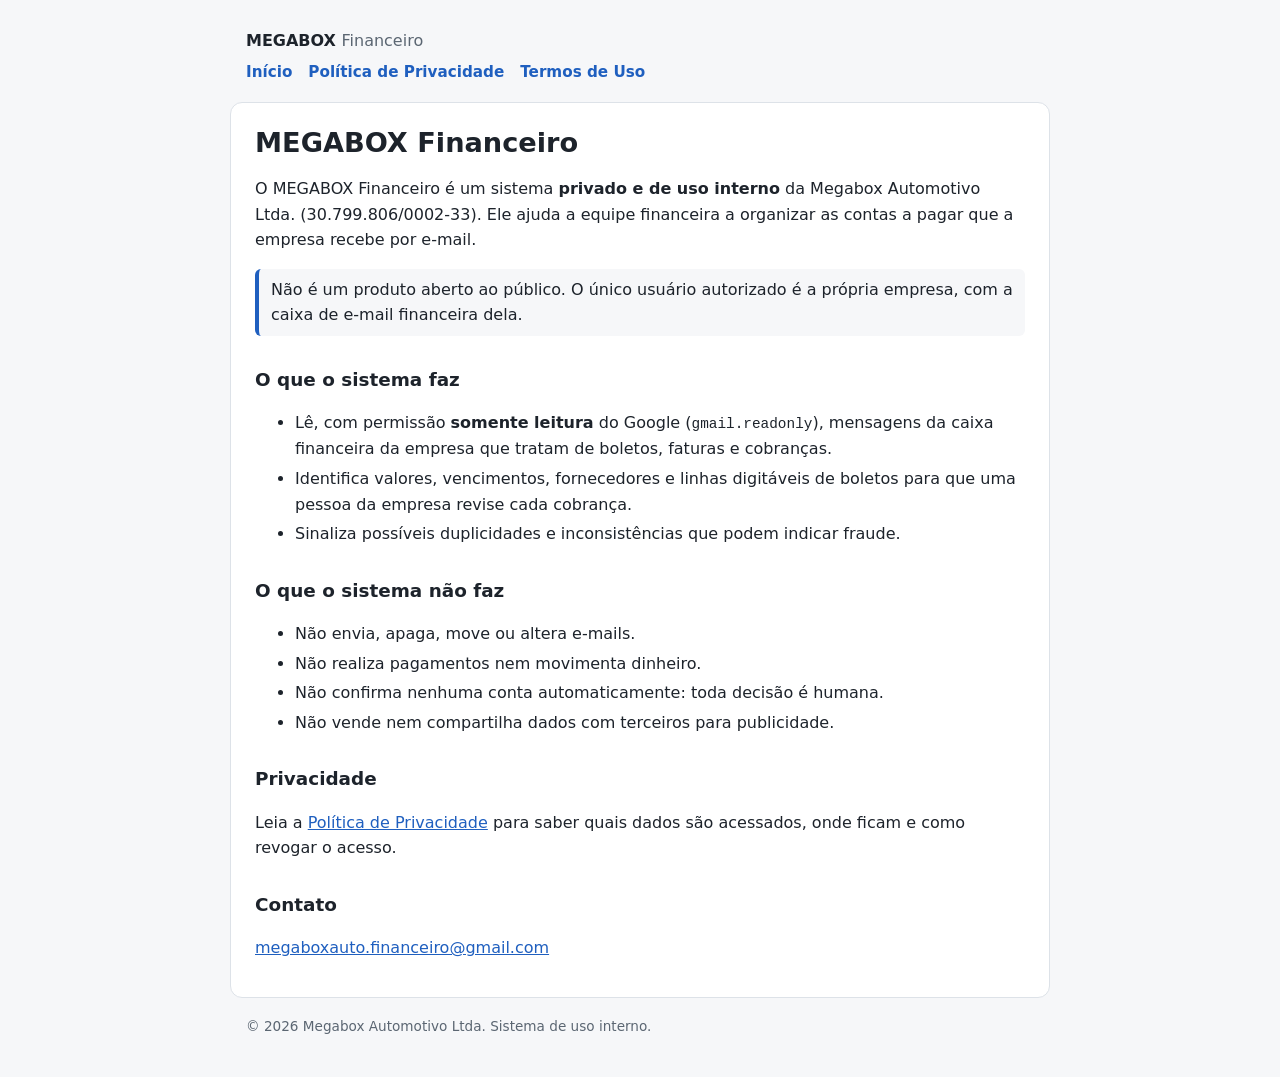
<file: index.html>
<!doctype html>
<html lang="pt-BR">
<head>
<meta charset="utf-8">
<meta name="viewport" content="width=device-width, initial-scale=1">
<meta http-equiv="Content-Security-Policy" content="default-src 'none'; style-src 'self'; img-src 'self'; base-uri 'none'; form-action 'none'">
<meta name="referrer" content="no-referrer">
<title>MEGABOX Financeiro</title>
<meta name="description" content="Sistema privado de gestão financeira da MEGABOX para organizar contas a pagar recebidas por e-mail.">
<link rel="stylesheet" href="estilo.css">
</head>
<body>
<header>
  <a href="index.html">MEGABOX <span>Financeiro</span></a>
  <nav><a href="index.html">Início</a><a href="privacidade.html">Política de Privacidade</a><a href="termos.html">Termos de Uso</a></nav>
</header>
<main>
  <h1>MEGABOX Financeiro</h1>
  <p>O MEGABOX Financeiro é um sistema <strong>privado e de uso interno</strong> da Megabox Automotivo Ltda.
     (30.799.806/0002-33). Ele ajuda a equipe financeira a organizar as contas a pagar que a empresa recebe por e-mail.</p>

  <p class="aviso">Não é um produto aberto ao público. O único usuário autorizado é a própria empresa,
     com a caixa de e-mail financeira dela.</p>

  <h2>O que o sistema faz</h2>
  <ul>
    <li>Lê, com permissão <strong>somente leitura</strong> do Google (<code>gmail.readonly</code>), mensagens da
        caixa financeira da empresa que tratam de boletos, faturas e cobranças.</li>
    <li>Identifica valores, vencimentos, fornecedores e linhas digitáveis de boletos para que uma pessoa
        da empresa revise cada cobrança.</li>
    <li>Sinaliza possíveis duplicidades e inconsistências que podem indicar fraude.</li>
  </ul>

  <h2>O que o sistema não faz</h2>
  <ul>
    <li>Não envia, apaga, move ou altera e-mails.</li>
    <li>Não realiza pagamentos nem movimenta dinheiro.</li>
    <li>Não confirma nenhuma conta automaticamente: toda decisão é humana.</li>
    <li>Não vende nem compartilha dados com terceiros para publicidade.</li>
  </ul>

  <h2>Privacidade</h2>
  <p>Leia a <a href="privacidade.html">Política de Privacidade</a> para saber quais dados são acessados,
     onde ficam e como revogar o acesso.</p>

  <h2>Contato</h2>
  <p><a href="mailto:megaboxauto.financeiro@gmail.com">megaboxauto.financeiro@gmail.com</a></p>
</main>
<footer>© 2026 Megabox Automotivo Ltda. Sistema de uso interno.</footer>
</body>
</html>
</file>
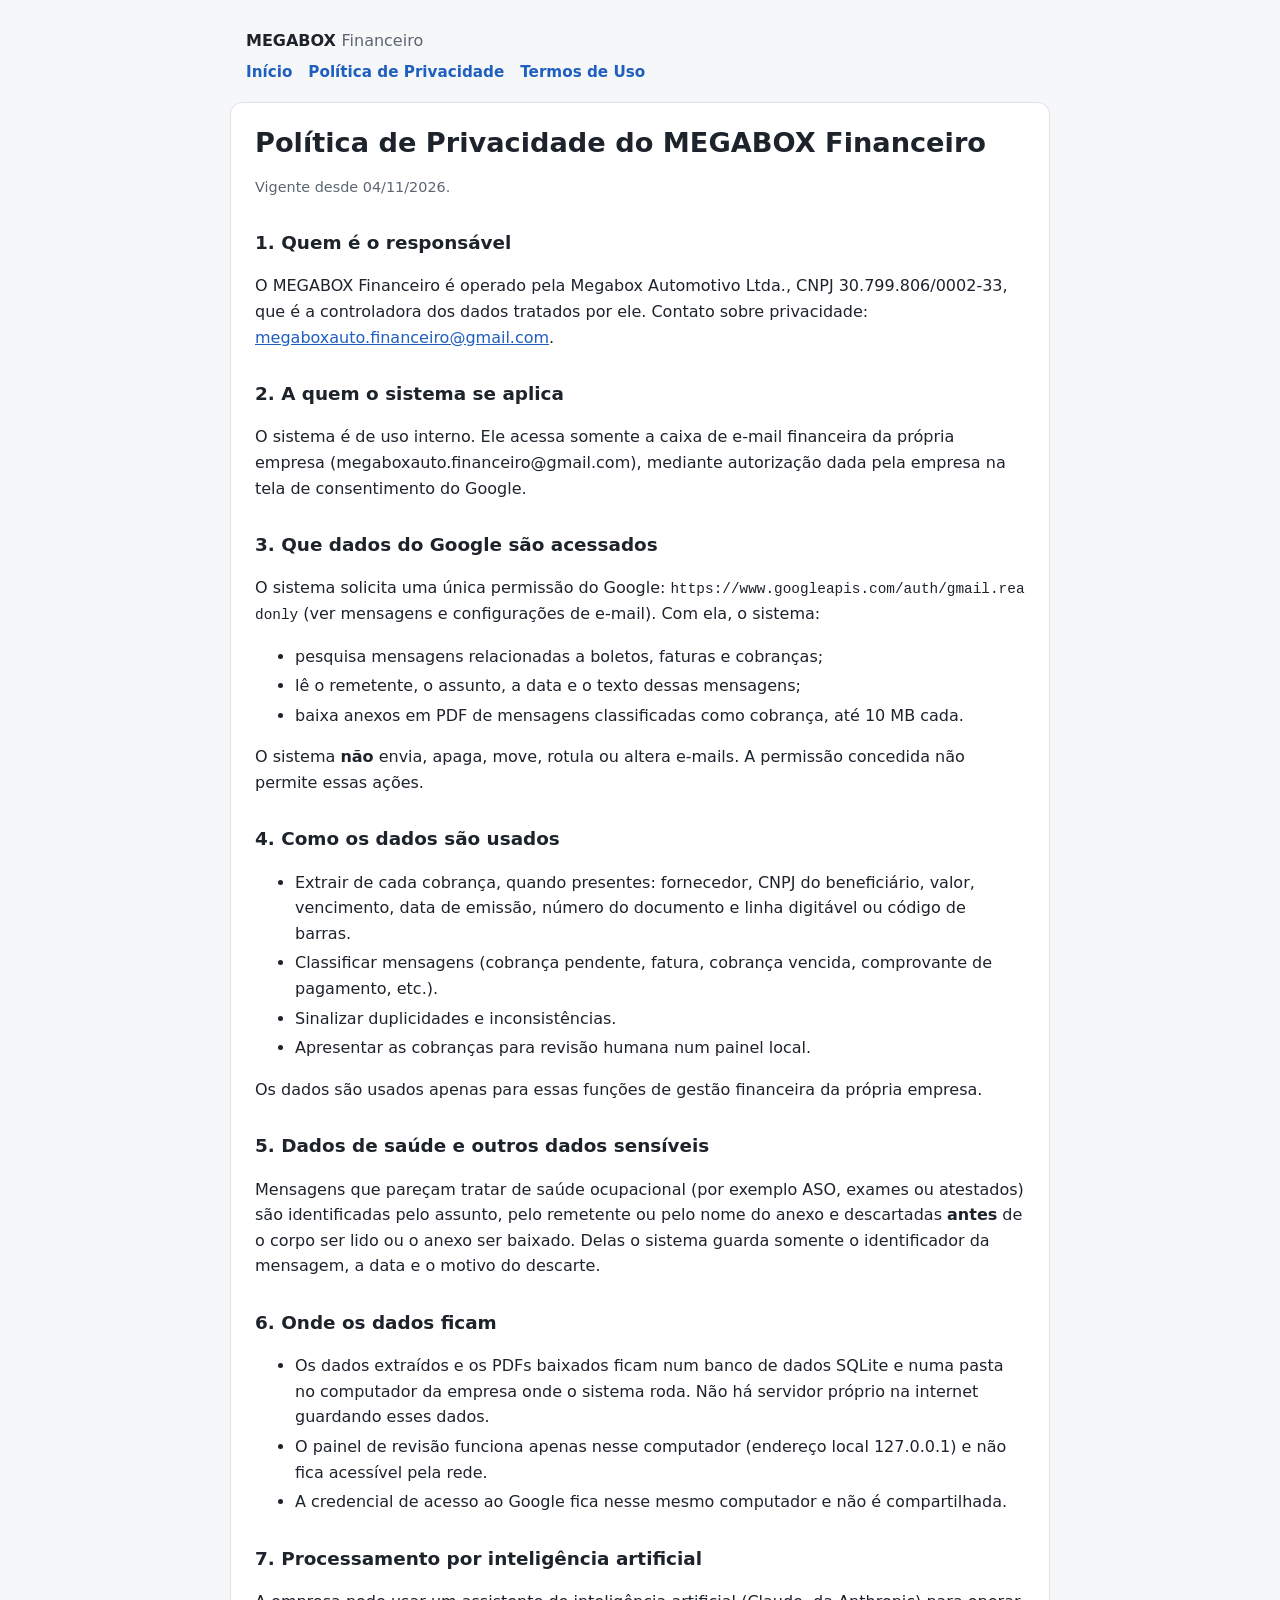
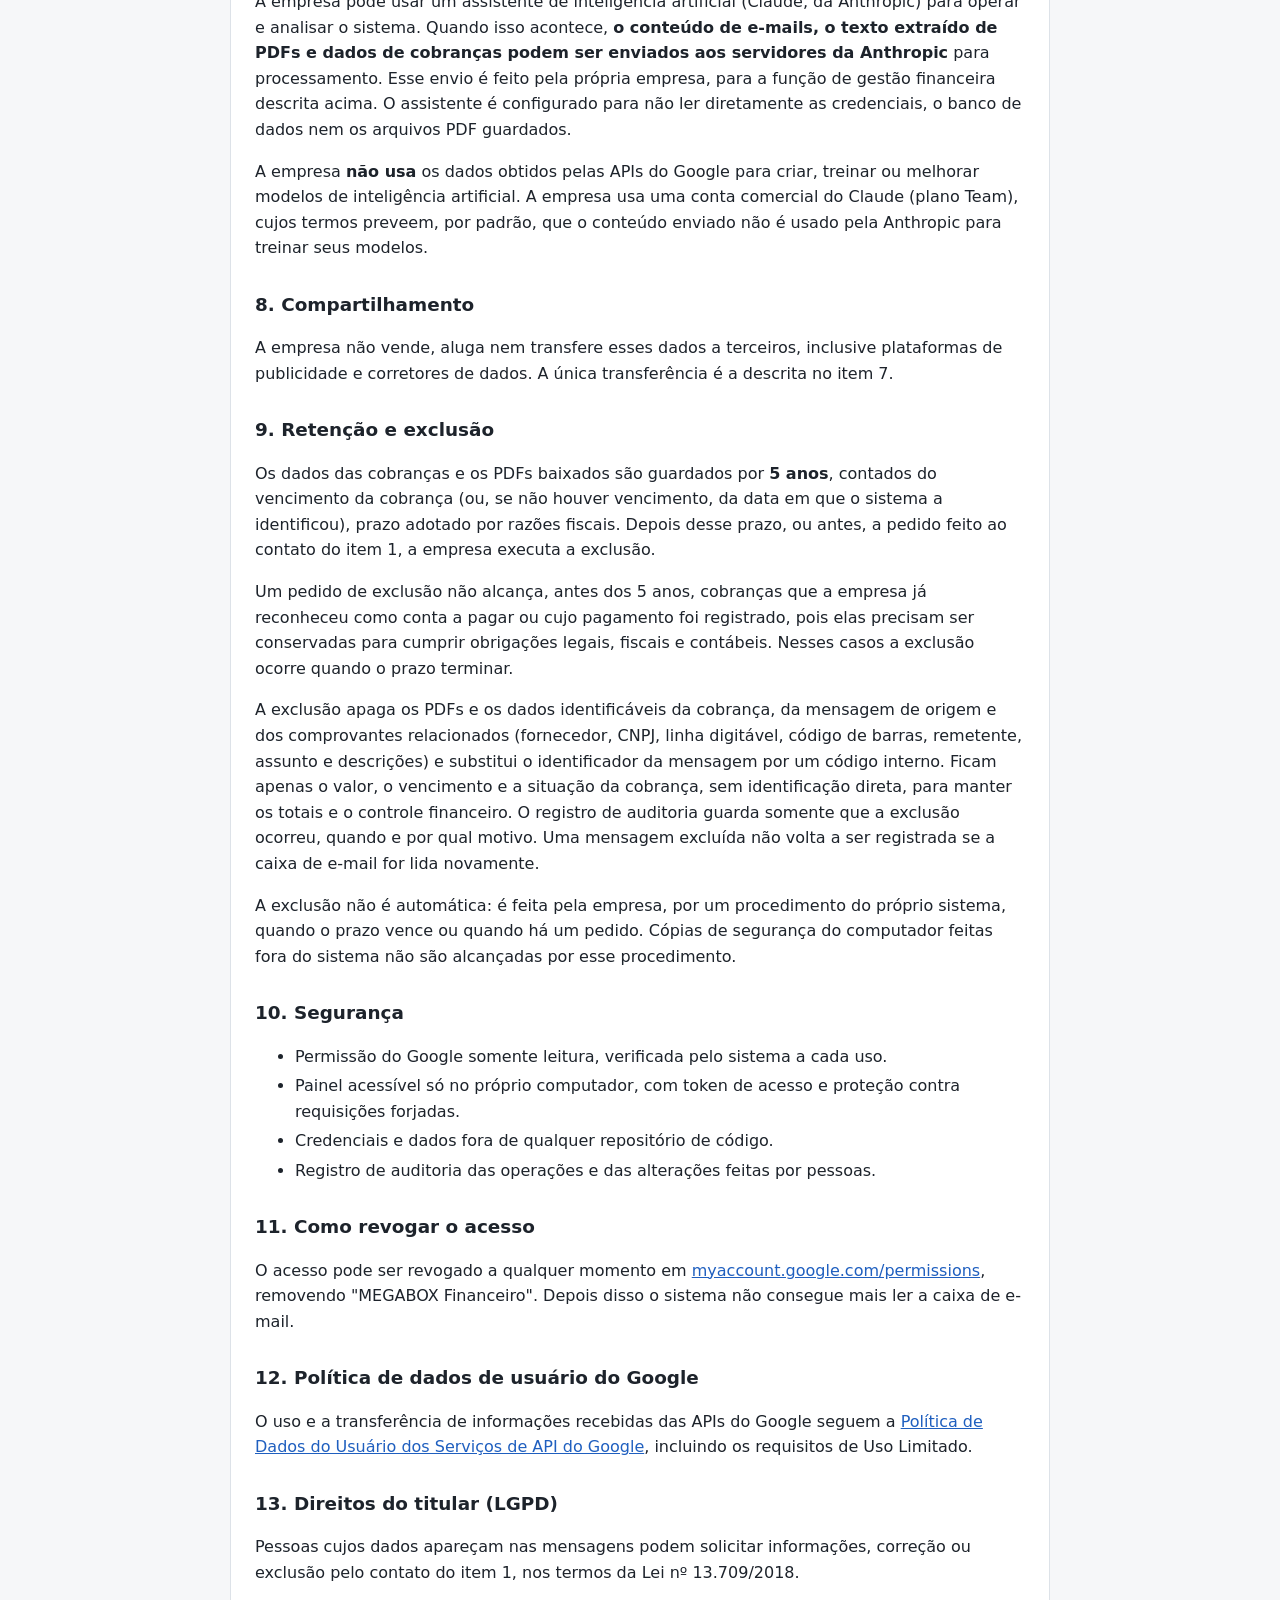
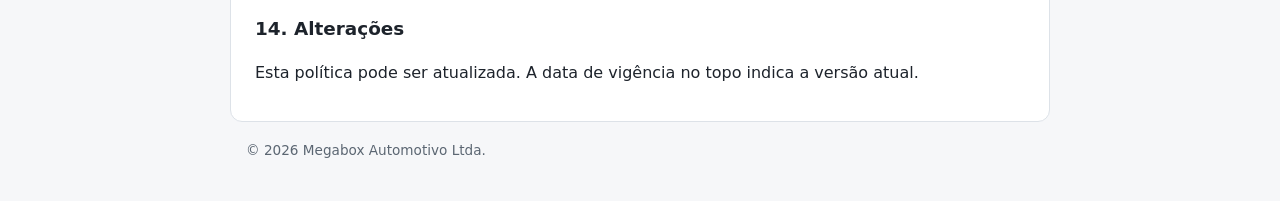
<file: privacidade.html>
<!doctype html>
<html lang="pt-BR">
<head>
<meta charset="utf-8">
<meta name="viewport" content="width=device-width, initial-scale=1">
<meta http-equiv="Content-Security-Policy" content="default-src 'none'; style-src 'self'; img-src 'self'; base-uri 'none'; form-action 'none'">
<meta name="referrer" content="no-referrer">
<title>Política de Privacidade · MEGABOX Financeiro</title>
<link rel="stylesheet" href="estilo.css">
</head>
<body>
<header>
  <a href="index.html">MEGABOX <span>Financeiro</span></a>
  <nav><a href="index.html">Início</a><a href="privacidade.html">Política de Privacidade</a><a href="termos.html">Termos de Uso</a></nav>
</header>
<main>
  <h1>Política de Privacidade do MEGABOX Financeiro</h1>
  <p class="data">Vigente desde 04/11/2026.</p>

  <h2>1. Quem é o responsável</h2>
  <p>O MEGABOX Financeiro é operado pela Megabox Automotivo Ltda., CNPJ 30.799.806/0002-33, que é a controladora dos dados
     tratados por ele. Contato sobre privacidade: <a href="mailto:megaboxauto.financeiro@gmail.com">megaboxauto.financeiro@gmail.com</a>.</p>

  <h2>2. A quem o sistema se aplica</h2>
  <p>O sistema é de uso interno. Ele acessa somente a caixa de e-mail financeira da própria empresa
     (megaboxauto.financeiro@gmail.com), mediante autorização dada pela empresa na tela de consentimento do Google.</p>

  <h2>3. Que dados do Google são acessados</h2>
  <p>O sistema solicita uma única permissão do Google: <code>https://www.googleapis.com/auth/gmail.readonly</code>
     (ver mensagens e configurações de e-mail). Com ela, o sistema:</p>
  <ul>
    <li>pesquisa mensagens relacionadas a boletos, faturas e cobranças;</li>
    <li>lê o remetente, o assunto, a data e o texto dessas mensagens;</li>
    <li>baixa anexos em PDF de mensagens classificadas como cobrança, até 10 MB cada.</li>
  </ul>
  <p>O sistema <strong>não</strong> envia, apaga, move, rotula ou altera e-mails. A permissão concedida não
     permite essas ações.</p>

  <h2>4. Como os dados são usados</h2>
  <ul>
    <li>Extrair de cada cobrança, quando presentes: fornecedor, CNPJ do beneficiário, valor, vencimento,
        data de emissão, número do documento e linha digitável ou código de barras.</li>
    <li>Classificar mensagens (cobrança pendente, fatura, cobrança vencida, comprovante de pagamento, etc.).</li>
    <li>Sinalizar duplicidades e inconsistências.</li>
    <li>Apresentar as cobranças para revisão humana num painel local.</li>
  </ul>
  <p>Os dados são usados apenas para essas funções de gestão financeira da própria empresa.</p>

  <h2>5. Dados de saúde e outros dados sensíveis</h2>
  <p>Mensagens que pareçam tratar de saúde ocupacional (por exemplo ASO, exames ou atestados) são
     identificadas pelo assunto, pelo remetente ou pelo nome do anexo e descartadas
     <strong>antes</strong> de o corpo ser lido ou o anexo ser baixado. Delas o sistema guarda somente o
     identificador da mensagem, a data e o motivo do descarte.</p>

  <h2>6. Onde os dados ficam</h2>
  <ul>
    <li>Os dados extraídos e os PDFs baixados ficam num banco de dados SQLite e numa pasta no computador da
        empresa onde o sistema roda. Não há servidor próprio na internet guardando esses dados.</li>
    <li>O painel de revisão funciona apenas nesse computador (endereço local 127.0.0.1) e não fica
        acessível pela rede.</li>
    <li>A credencial de acesso ao Google fica nesse mesmo computador e não é compartilhada.</li>
  </ul>

  <h2>7. Processamento por inteligência artificial</h2>
  <p>A empresa pode usar um assistente de inteligência artificial (Claude, da Anthropic) para operar e
     analisar o sistema. Quando isso acontece, <strong>o conteúdo de e-mails, o texto extraído de PDFs e
     dados de cobranças podem ser enviados aos servidores da Anthropic</strong> para processamento. Esse
     envio é feito pela própria empresa, para a função de gestão financeira descrita acima. O assistente é
     configurado para não ler diretamente as credenciais, o banco de dados nem os arquivos PDF guardados.</p>
  <p>A empresa <strong>não usa</strong> os dados obtidos pelas APIs do Google para criar, treinar ou
     melhorar modelos de inteligência artificial. A empresa usa uma conta comercial do Claude (plano
     Team), cujos termos preveem, por padrão, que o conteúdo enviado não é usado pela Anthropic para
     treinar seus modelos.</p>

  <h2>8. Compartilhamento</h2>
  <p>A empresa não vende, aluga nem transfere esses dados a terceiros, inclusive plataformas de
     publicidade e corretores de dados. A única transferência é a descrita no item 7.</p>

  <h2>9. Retenção e exclusão</h2>
  <p>Os dados das cobranças e os PDFs baixados são guardados por <strong>5 anos</strong>, contados do
     vencimento da cobrança (ou, se não houver vencimento, da data em que o sistema a identificou), prazo
     adotado por razões fiscais. Depois desse prazo, ou antes, a pedido feito ao contato do item 1, a
     empresa executa a exclusão.</p>
  <p>Um pedido de exclusão não alcança, antes dos 5 anos, cobranças que a empresa já reconheceu como
     conta a pagar ou cujo pagamento foi registrado, pois elas precisam ser conservadas para cumprir
     obrigações legais, fiscais e contábeis. Nesses casos a exclusão ocorre quando o prazo terminar.</p>
  <p>A exclusão apaga os PDFs e os dados identificáveis da cobrança, da mensagem de origem e dos
     comprovantes relacionados (fornecedor, CNPJ, linha digitável, código de barras, remetente, assunto e
     descrições) e substitui o identificador da mensagem por um código interno. Ficam apenas o valor, o
     vencimento e a situação da cobrança, sem identificação direta, para manter os totais e o controle
     financeiro. O registro de auditoria guarda somente que a exclusão ocorreu, quando e por qual motivo.
     Uma mensagem excluída não volta a ser registrada se a caixa de e-mail for lida novamente.</p>
  <p>A exclusão não é automática: é feita pela empresa, por um procedimento do próprio sistema, quando
     o prazo vence ou quando há um pedido. Cópias de segurança do computador feitas fora do sistema não são
     alcançadas por esse procedimento.</p>

  <h2>10. Segurança</h2>
  <ul>
    <li>Permissão do Google somente leitura, verificada pelo sistema a cada uso.</li>
    <li>Painel acessível só no próprio computador, com token de acesso e proteção contra requisições
        forjadas.</li>
    <li>Credenciais e dados fora de qualquer repositório de código.</li>
    <li>Registro de auditoria das operações e das alterações feitas por pessoas.</li>
  </ul>

  <h2>11. Como revogar o acesso</h2>
  <p>O acesso pode ser revogado a qualquer momento em
     <a href="https://myaccount.google.com/permissions">myaccount.google.com/permissions</a>, removendo
     "MEGABOX Financeiro". Depois disso o sistema não consegue mais ler a caixa de e-mail.</p>

  <h2>12. Política de dados de usuário do Google</h2>
  <p>O uso e a transferência de informações recebidas das APIs do Google seguem a
     <a href="https://developers.google.com/terms/api-services-user-data-policy">Política de Dados do Usuário
     dos Serviços de API do Google</a>, incluindo os requisitos de Uso Limitado.</p>

  <h2>13. Direitos do titular (LGPD)</h2>
  <p>Pessoas cujos dados apareçam nas mensagens podem solicitar informações, correção ou exclusão pelo
     contato do item 1, nos termos da Lei nº 13.709/2018.</p>

  <h2>14. Alterações</h2>
  <p>Esta política pode ser atualizada. A data de vigência no topo indica a versão atual.</p>
</main>
<footer>© 2026 Megabox Automotivo Ltda.</footer>
</body>
</html>
</file>
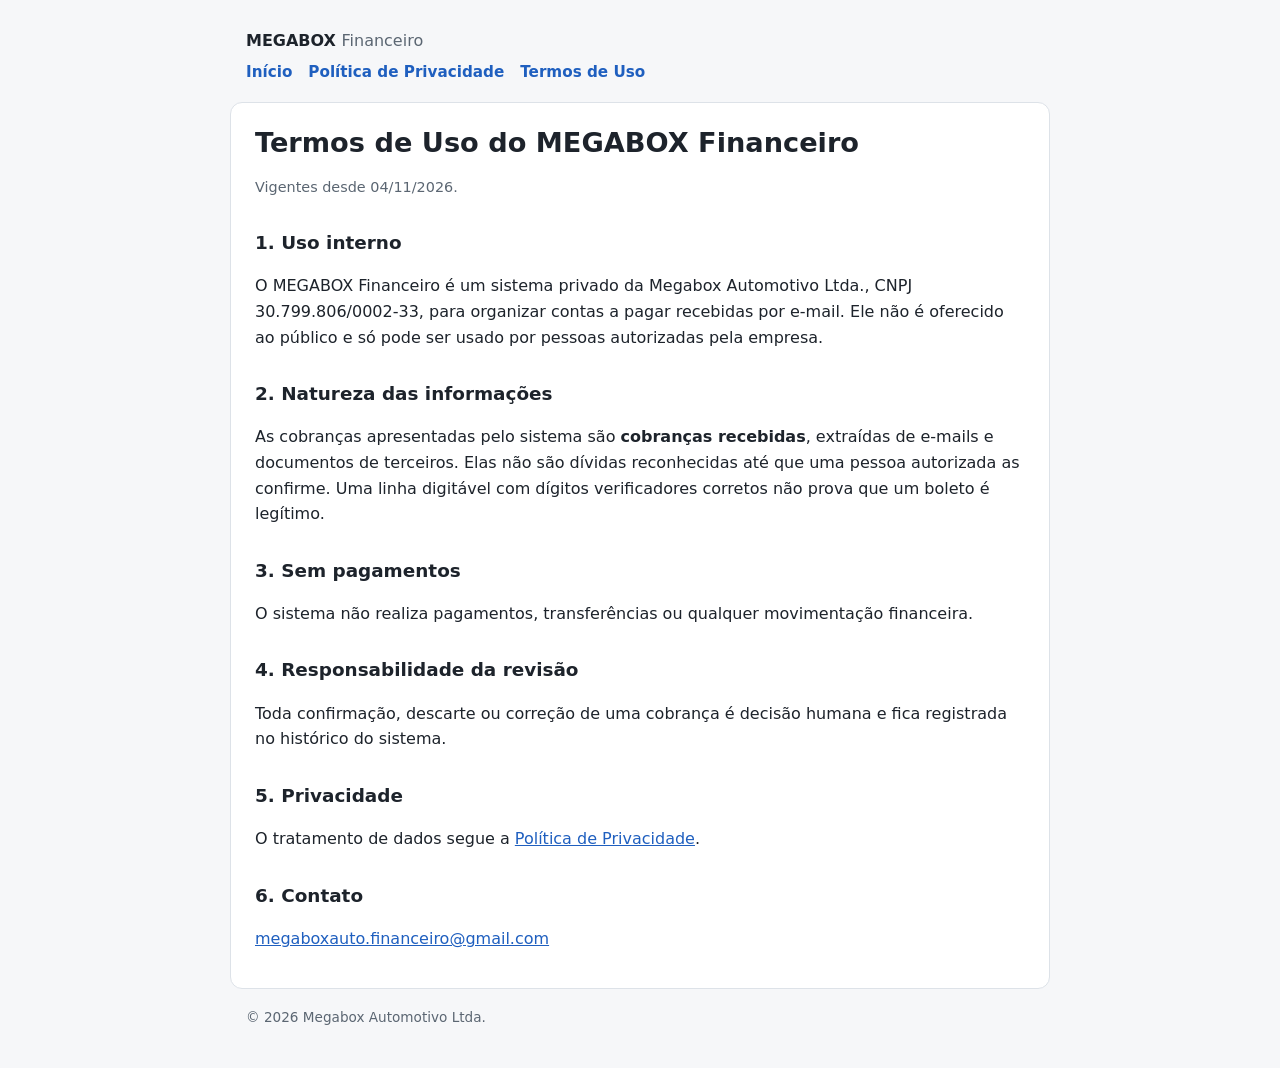
<file: termos.html>
<!doctype html>
<html lang="pt-BR">
<head>
<meta charset="utf-8">
<meta name="viewport" content="width=device-width, initial-scale=1">
<meta http-equiv="Content-Security-Policy" content="default-src 'none'; style-src 'self'; img-src 'self'; base-uri 'none'; form-action 'none'">
<meta name="referrer" content="no-referrer">
<title>Termos de Uso · MEGABOX Financeiro</title>
<link rel="stylesheet" href="estilo.css">
</head>
<body>
<header>
  <a href="index.html">MEGABOX <span>Financeiro</span></a>
  <nav><a href="index.html">Início</a><a href="privacidade.html">Política de Privacidade</a><a href="termos.html">Termos de Uso</a></nav>
</header>
<main>
  <h1>Termos de Uso do MEGABOX Financeiro</h1>
  <p class="data">Vigentes desde 04/11/2026.</p>

  <h2>1. Uso interno</h2>
  <p>O MEGABOX Financeiro é um sistema privado da Megabox Automotivo Ltda., CNPJ 30.799.806/0002-33, para organizar contas a
     pagar recebidas por e-mail. Ele não é oferecido ao público e só pode ser usado por pessoas autorizadas
     pela empresa.</p>

  <h2>2. Natureza das informações</h2>
  <p>As cobranças apresentadas pelo sistema são <strong>cobranças recebidas</strong>, extraídas de e-mails e
     documentos de terceiros. Elas não são dívidas reconhecidas até que uma pessoa autorizada as confirme.
     Uma linha digitável com dígitos verificadores corretos não prova que um boleto é legítimo.</p>

  <h2>3. Sem pagamentos</h2>
  <p>O sistema não realiza pagamentos, transferências ou qualquer movimentação financeira.</p>

  <h2>4. Responsabilidade da revisão</h2>
  <p>Toda confirmação, descarte ou correção de uma cobrança é decisão humana e fica registrada no
     histórico do sistema.</p>

  <h2>5. Privacidade</h2>
  <p>O tratamento de dados segue a <a href="privacidade.html">Política de Privacidade</a>.</p>

  <h2>6. Contato</h2>
  <p><a href="mailto:megaboxauto.financeiro@gmail.com">megaboxauto.financeiro@gmail.com</a></p>
</main>
<footer>© 2026 Megabox Automotivo Ltda.</footer>
</body>
</html>
</file>
<file: estilo.css>
:root { --fundo: #f6f7f9; --papel: #fff; --texto: #1d232b; --suave: #5b6672; --borda: #dde2e8; --primaria: #1f5fbf; }
@media (prefers-color-scheme: dark) {
  :root { --fundo: #12161b; --papel: #1a2027; --texto: #e6e9ed; --suave: #9aa5b1; --borda: #2c343d; --primaria: #5b9bf0; }
}
* { box-sizing: border-box; }
body { margin: 0; background: var(--fundo); color: var(--texto); font: 16px/1.6 system-ui, -apple-system, "Segoe UI", Roboto, sans-serif; }
header, main, footer { max-width: 820px; margin: 0 auto; padding: 0 16px; }
header { padding-top: 28px; }
header a { color: var(--texto); text-decoration: none; font-weight: 700; }
header span { color: var(--suave); font-weight: 400; }
nav { margin-top: 6px; font-size: .95rem; }
nav a { color: var(--primaria); margin-right: 16px; }
main { background: var(--papel); border: 1px solid var(--borda); border-radius: 12px; padding: 20px 24px; margin-top: 18px; }
h1 { font-size: 1.7rem; margin: .2rem 0 1rem; line-height: 1.25; }
h2 { font-size: 1.15rem; margin: 1.8rem 0 .5rem; }
a { color: var(--primaria); }
li { margin: .25rem 0; }
.aviso { border-left: 4px solid var(--primaria); padding: 8px 12px; background: var(--fundo); border-radius: 6px; }
.data { color: var(--suave); font-size: .9rem; }
code { font-size: .9em; word-break: break-all; }
main { overflow-wrap: anywhere; }
footer { color: var(--suave); font-size: .85rem; padding: 18px 16px 40px; }
@media (max-width: 600px) { main { padding: 16px; } h1 { font-size: 1.4rem; } }
</file>
